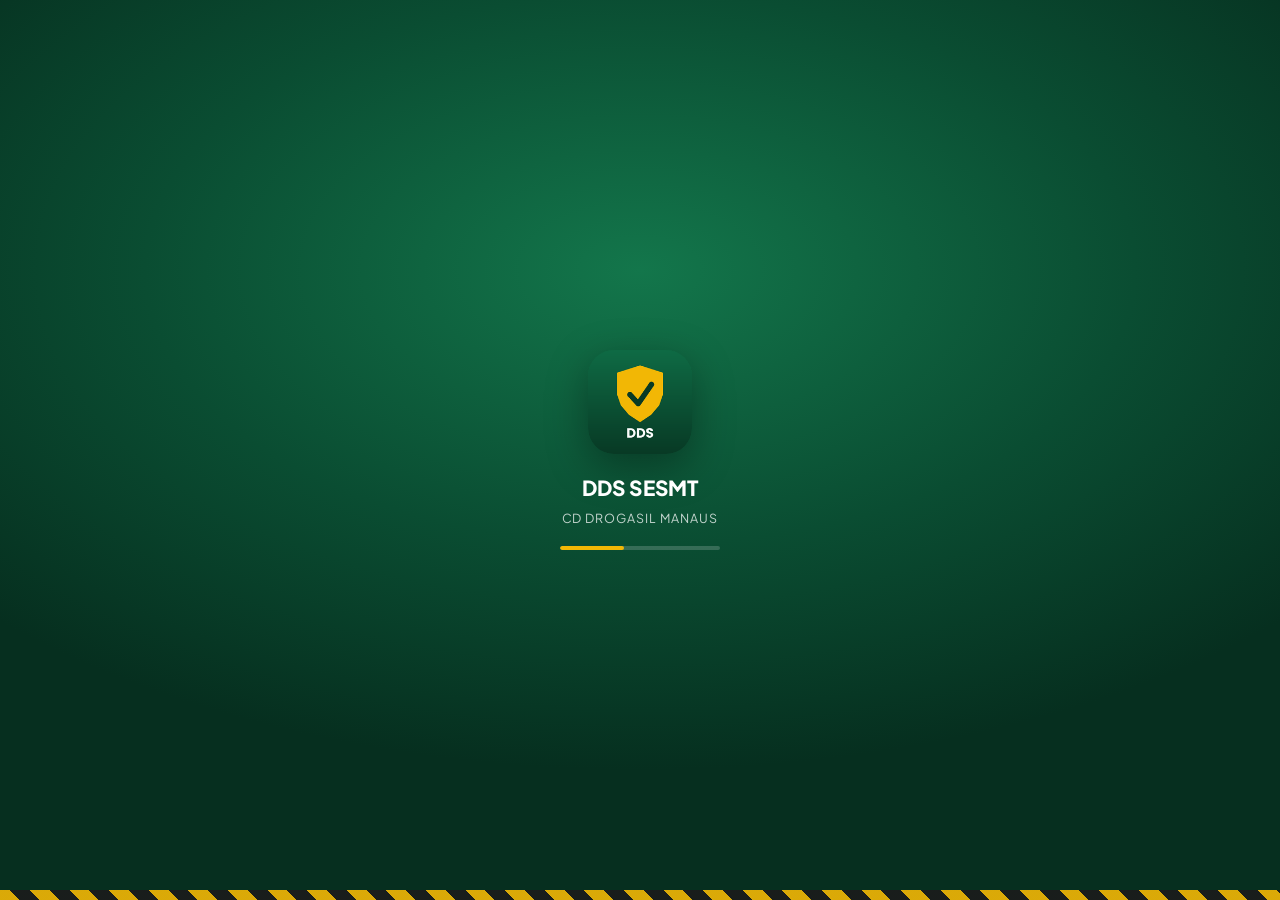
<file: index.html>
<!doctype html>
<html lang="pt-BR">
<head>
  <meta charset="utf-8" />
  <meta name="viewport" content="width=device-width, initial-scale=1, viewport-fit=cover" />
  <title>DDS SESMT · Acesso</title>
  <meta name="theme-color" content="#0a4d32" />
  <link rel="manifest" href="manifest.webmanifest" />
  <link rel="icon" type="image/png" sizes="32x32" href="assets/icons/favicon-32.png" />
  <link rel="apple-touch-icon" href="assets/icons/apple-touch-icon.png" />
  <meta name="apple-mobile-web-app-capable" content="yes" />
  <meta name="mobile-web-app-capable" content="yes" />
  <meta name="apple-mobile-web-app-status-bar-style" content="black-translucent" />
  <meta name="apple-mobile-web-app-title" content="DDS SESMT" />
  <meta name="application-name" content="DDS SESMT" />
  <meta name="format-detection" content="telephone=no" />
  <link rel="apple-touch-startup-image" href="assets/splash/splash-1170x2532.png" media="(device-width: 390px) and (device-height: 844px) and (-webkit-device-pixel-ratio: 3) and (orientation: portrait)" />
  <link rel="apple-touch-startup-image" href="assets/splash/splash-1179x2556.png" media="(device-width: 393px) and (device-height: 852px) and (-webkit-device-pixel-ratio: 3) and (orientation: portrait)" />
  <link rel="apple-touch-startup-image" href="assets/splash/splash-1290x2796.png" media="(device-width: 430px) and (device-height: 932px) and (-webkit-device-pixel-ratio: 3) and (orientation: portrait)" />
  <link rel="apple-touch-startup-image" href="assets/splash/splash-1284x2778.png" media="(device-width: 428px) and (device-height: 926px) and (-webkit-device-pixel-ratio: 3) and (orientation: portrait)" />
  <link rel="apple-touch-startup-image" href="assets/splash/splash-828x1792.png" media="(device-width: 414px) and (device-height: 896px) and (-webkit-device-pixel-ratio: 2) and (orientation: portrait)" />
  <link rel="apple-touch-startup-image" href="assets/splash/splash-750x1334.png" media="(device-width: 375px) and (device-height: 667px) and (-webkit-device-pixel-ratio: 2) and (orientation: portrait)" />
  <link rel="apple-touch-startup-image" href="assets/splash/splash-1125x2436.png" media="(device-width: 375px) and (device-height: 812px) and (-webkit-device-pixel-ratio: 3) and (orientation: portrait)" />
  <link rel="apple-touch-startup-image" href="assets/splash/splash-1640x2360.png" media="(device-width: 820px) and (device-height: 1180px) and (-webkit-device-pixel-ratio: 2) and (orientation: portrait)" />
  <link rel="apple-touch-startup-image" href="assets/splash/splash-1620x2160.png" media="(device-width: 810px) and (device-height: 1080px) and (-webkit-device-pixel-ratio: 2) and (orientation: portrait)" />
  <link rel="apple-touch-startup-image" href="assets/splash/splash-1668x2388.png" media="(device-width: 834px) and (device-height: 1194px) and (-webkit-device-pixel-ratio: 2) and (orientation: portrait)" />
  <link rel="apple-touch-startup-image" href="assets/splash/splash-2048x2732.png" media="(device-width: 1024px) and (device-height: 1366px) and (-webkit-device-pixel-ratio: 2) and (orientation: portrait)" />
  <link rel="preconnect" href="https://fonts.googleapis.com" />
  <link rel="preconnect" href="https://fonts.gstatic.com" crossorigin />
  <link href="https://fonts.googleapis.com/css2?family=Plus+Jakarta+Sans:wght@400;500;600;700;800&family=JetBrains+Mono:wght@500;800&display=swap" rel="stylesheet" />
  <link rel="stylesheet" href="assets/css/app.css" />
</head>
<body>
  <div id="splash" aria-hidden="true"><img class="sp-logo" src="assets/icons/icon-192.png" alt=""><div class="sp-title">DDS SESMT</div><div class="sp-sub">CD Drogasil Manaus</div><div class="sp-bar"><span></span></div><div class="sp-stripe"></div></div>
  <main class="login-page">
    <section class="login-hero">
      <div>
        <div class="brand"><img src="assets/icons/icon-96.png" alt="" style="width:42px;height:42px;border-radius:11px"><div>Diálogo Diário de Segurança<small>SESMT · CD Drogasil Manaus</small></div></div>
      </div>
      <div>
        <span class="tag">Segurança em primeiro lugar</span>
        <h1 style="margin-top:14px">Participe do DDS e registre sua presença em segundos.</h1>
        <p class="hide-sm">Leia o tema da semana, informe o código exibido pelo seu supervisor e assine eletronicamente. Sua assinatura fica registrada como evidência oficial do SESMT.</p>
      </div>
      <div class="hide-sm small" style="opacity:.7">Formulário de referência: FO-COR-SEG-001 · Lista de presença</div>
    </section>

    <section class="login-form-wrap">
      <div class="login-card">
        <div class="eyebrow">Acesso do colaborador</div>
        <h1>Entrar</h1>
        <p class="muted">Use sua <b>matrícula</b> como usuário e seu <b>CPF</b> como senha.</p>

        <div id="aviso"></div>

        <form id="formLogin" autocomplete="off" novalidate>
          <div class="field">
            <label for="matricula">Matrícula</label>
            <input type="text" id="matricula" inputmode="numeric" placeholder="Ex.: 347436" required autofocus />
          </div>
          <div class="field">
            <label for="cpf">CPF (senha)</label>
            <div class="row" style="flex-wrap:nowrap">
              <input type="password" id="cpf" inputmode="numeric" placeholder="000.000.000-00" required />
              <button type="button" class="btn btn-ghost" id="verCpf" aria-label="Mostrar CPF" title="Mostrar/ocultar">👁</button>
            </div>
          </div>
          <button class="btn btn-lg btn-block" id="btnEntrar" type="submit">Entrar</button>
        </form>

        <button type="button" class="btn btn-ghost btn-block" data-instalar hidden style="margin-top:12px">📲 Instalar o app no celular / tablet</button>

        <p class="hint" style="margin-top:18px">Problemas para acessar? Procure o SESMT do CD. Seus dados são usados apenas para o registro de presença nos treinamentos de segurança.</p>
      </div>
    </section>
  </main>

  <script src="assets/js/config.js"></script>
  <script src="assets/js/app.js"></script>
  <script src="assets/js/pwa.js"></script>
  <script>
    (function () {
      const { $, rpc, store, msgErro, destinoPorPerfil, mascaraCPF, comLoading } = DDS;
      const params = new URLSearchParams(location.search);
      const codigo = (params.get("codigo") || "").replace(/\D/g, "");
      const destinoFinal = (perfil) => codigo ? `colaborador.html?codigo=${codigo}` : destinoPorPerfil(perfil);

      const aviso = (txt, tipo) => { $("#aviso").innerHTML = txt ? `<div class="alert alert-${tipo || "danger"}">${DDS.esc(txt)}</div>` : ""; };
      if (params.get("expirou")) aviso("Sua sessão expirou. Entre novamente.", "warn");
      if (codigo) aviso(`Entre para assinar a presença do DDS (código ${codigo}).`, "info");

      // Já logado? segue direto
      const s = store.get();
      if (s && s.token && s.usuario) {
        rpc("me", { p_token: s.token }).then((me) => location.replace(destinoFinal(me.perfil))).catch(() => store.clear());
      }

      DDS.pronto();
      mascaraCPF($("#cpf"));
      $("#verCpf").onclick = () => { const i = $("#cpf"); i.type = i.type === "password" ? "text" : "password"; };

      $("#formLogin").addEventListener("submit", (ev) => {
        ev.preventDefault();
        const mat = $("#matricula").value.trim(), cpf = $("#cpf").value.trim();
        if (!mat || cpf.replace(/\D/g, "").length < 11) { aviso("Informe a matrícula e o CPF completo (11 dígitos)."); return; }
        comLoading($("#btnEntrar"), async () => {
          try {
            const r = await rpc("login", { p_matricula: mat, p_cpf: cpf, p_user_agent: navigator.userAgent });
            if (r.erro) { aviso(msgErro({ code: r.erro })); return; }
            store.set({ token: r.token, usuario: r.usuario });
            location.href = destinoFinal(r.usuario.perfil);
          } catch (e) { aviso(msgErro(e)); }
        });
      });
    })();
  </script>
</body>
</html>
</file>
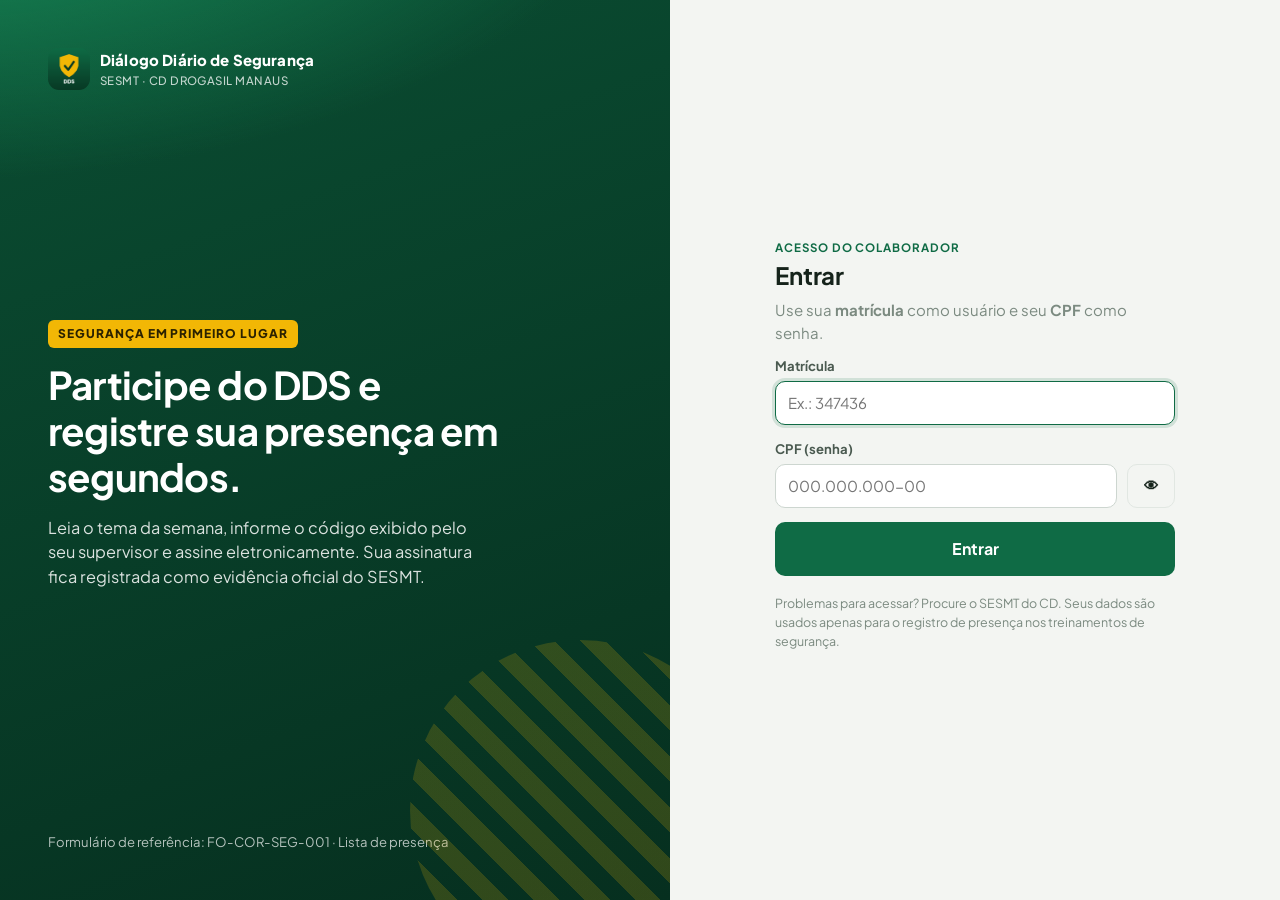
<file: colaborador.html>
<!doctype html>
<html lang="pt-BR">
<head>
  <meta charset="utf-8" />
  <meta name="viewport" content="width=device-width, initial-scale=1, viewport-fit=cover" />
  <title>DDS · Minha presença</title>
  <meta name="theme-color" content="#0a4d32" />
  <link rel="manifest" href="manifest.webmanifest" />
  <link rel="icon" type="image/png" sizes="32x32" href="assets/icons/favicon-32.png" />
  <link rel="apple-touch-icon" href="assets/icons/apple-touch-icon.png" />
  <meta name="apple-mobile-web-app-capable" content="yes" />
  <meta name="mobile-web-app-capable" content="yes" />
  <meta name="apple-mobile-web-app-status-bar-style" content="black-translucent" />
  <meta name="apple-mobile-web-app-title" content="DDS SESMT" />
  <meta name="application-name" content="DDS SESMT" />
  <meta name="format-detection" content="telephone=no" />
  <link rel="apple-touch-startup-image" href="assets/splash/splash-1170x2532.png" media="(device-width: 390px) and (device-height: 844px) and (-webkit-device-pixel-ratio: 3) and (orientation: portrait)" />
  <link rel="apple-touch-startup-image" href="assets/splash/splash-1179x2556.png" media="(device-width: 393px) and (device-height: 852px) and (-webkit-device-pixel-ratio: 3) and (orientation: portrait)" />
  <link rel="apple-touch-startup-image" href="assets/splash/splash-1290x2796.png" media="(device-width: 430px) and (device-height: 932px) and (-webkit-device-pixel-ratio: 3) and (orientation: portrait)" />
  <link rel="apple-touch-startup-image" href="assets/splash/splash-1284x2778.png" media="(device-width: 428px) and (device-height: 926px) and (-webkit-device-pixel-ratio: 3) and (orientation: portrait)" />
  <link rel="apple-touch-startup-image" href="assets/splash/splash-828x1792.png" media="(device-width: 414px) and (device-height: 896px) and (-webkit-device-pixel-ratio: 2) and (orientation: portrait)" />
  <link rel="apple-touch-startup-image" href="assets/splash/splash-750x1334.png" media="(device-width: 375px) and (device-height: 667px) and (-webkit-device-pixel-ratio: 2) and (orientation: portrait)" />
  <link rel="apple-touch-startup-image" href="assets/splash/splash-1125x2436.png" media="(device-width: 375px) and (device-height: 812px) and (-webkit-device-pixel-ratio: 3) and (orientation: portrait)" />
  <link rel="apple-touch-startup-image" href="assets/splash/splash-1640x2360.png" media="(device-width: 820px) and (device-height: 1180px) and (-webkit-device-pixel-ratio: 2) and (orientation: portrait)" />
  <link rel="apple-touch-startup-image" href="assets/splash/splash-1620x2160.png" media="(device-width: 810px) and (device-height: 1080px) and (-webkit-device-pixel-ratio: 2) and (orientation: portrait)" />
  <link rel="apple-touch-startup-image" href="assets/splash/splash-1668x2388.png" media="(device-width: 834px) and (device-height: 1194px) and (-webkit-device-pixel-ratio: 2) and (orientation: portrait)" />
  <link rel="apple-touch-startup-image" href="assets/splash/splash-2048x2732.png" media="(device-width: 1024px) and (device-height: 1366px) and (-webkit-device-pixel-ratio: 2) and (orientation: portrait)" />
  <link rel="preconnect" href="https://fonts.googleapis.com" />
  <link rel="preconnect" href="https://fonts.gstatic.com" crossorigin />
  <link href="https://fonts.googleapis.com/css2?family=Plus+Jakarta+Sans:wght@400;500;600;700;800&family=JetBrains+Mono:wght@500;800&display=swap" rel="stylesheet" />
  <link rel="stylesheet" href="assets/css/app.css" />
</head>
<body>
  <div id="splash" aria-hidden="true"><img class="sp-logo" src="assets/icons/icon-192.png" alt=""><div class="sp-title">DDS SESMT</div><div class="sp-sub">CD Drogasil Manaus</div><div class="sp-bar"><span></span></div><div class="sp-stripe"></div></div>
  <main class="container narrow">
    <div id="saudacao" class="page-head"></div>

    <!-- Assinar presença -->
    <section class="card" id="cardAssinar">
      <div class="eyebrow">Registrar presença</div>
      <h2>Digite o código do DDS</h2>
      <p class="muted small">O código de 6 dígitos é exibido pelo seu supervisor durante a reunião (ou escaneie o QR Code).</p>
      <form id="formCodigo" class="row" style="flex-wrap:nowrap">
        <input type="text" id="codigo" class="code-input" inputmode="numeric" maxlength="6" placeholder="••••••" autocomplete="one-time-code" />
        <button class="btn btn-lg" id="btnBuscar" type="submit">Abrir</button>
      </form>
    </section>

    <!-- Fluxo de assinatura -->
    <section class="card hidden" id="cardFluxo"></section>

    <!-- Tema da semana -->
    <section class="card" id="cardTema">
      <div class="eyebrow">Tema da semana</div>
      <div id="temaSemana"><div class="empty"><span class="spinner"></span></div></div>
    </section>

    <!-- Histórico -->
    <section class="card">
      <div class="card-head"><h3>Minhas participações</h3></div>
      <div id="historico"><div class="empty"><span class="spinner"></span></div></div>
    </section>
  </main>
  <footer class="foot">SESMT · CD Drogasil Manaus · Assinatura eletrônica com registro de data, hora e código de integridade</footer>

  <script src="assets/js/config.js"></script>
  <script src="assets/js/app.js"></script>
  <script src="assets/js/pwa.js"></script>
  <script src="assets/js/camera.js"></script>
  <script src="assets/js/colaborador.js"></script>
</body>
</html>
</file>
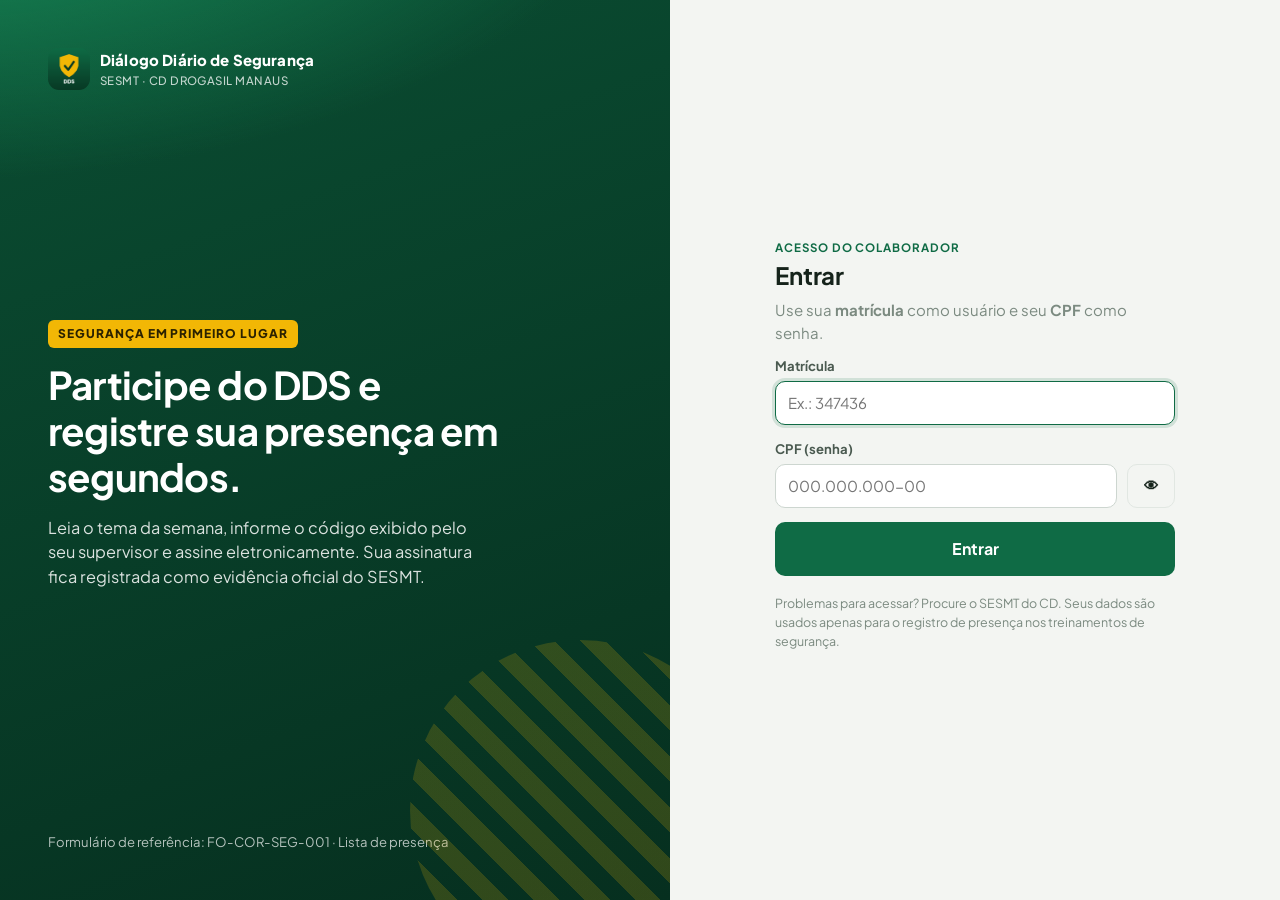
<file: evidencia.html>
<!doctype html>
<html lang="pt-BR">
<head>
  <meta charset="utf-8" />
  <meta name="viewport" content="width=device-width, initial-scale=1, viewport-fit=cover" />
  <meta name="theme-color" content="#0a4d32" />
  <link rel="manifest" href="manifest.webmanifest" />
  <link rel="icon" type="image/png" sizes="32x32" href="assets/icons/favicon-32.png" />
  <link rel="apple-touch-icon" href="assets/icons/apple-touch-icon.png" />
  <meta name="apple-mobile-web-app-capable" content="yes" />
  <meta name="mobile-web-app-capable" content="yes" />
  <meta name="apple-mobile-web-app-status-bar-style" content="black-translucent" />
  <meta name="apple-mobile-web-app-title" content="DDS SESMT" />
  <meta name="application-name" content="DDS SESMT" />
  <meta name="format-detection" content="telephone=no" />
  <link rel="apple-touch-startup-image" href="assets/splash/splash-1170x2532.png" media="(device-width: 390px) and (device-height: 844px) and (-webkit-device-pixel-ratio: 3) and (orientation: portrait)" />
  <link rel="apple-touch-startup-image" href="assets/splash/splash-1179x2556.png" media="(device-width: 393px) and (device-height: 852px) and (-webkit-device-pixel-ratio: 3) and (orientation: portrait)" />
  <link rel="apple-touch-startup-image" href="assets/splash/splash-1290x2796.png" media="(device-width: 430px) and (device-height: 932px) and (-webkit-device-pixel-ratio: 3) and (orientation: portrait)" />
  <link rel="apple-touch-startup-image" href="assets/splash/splash-1284x2778.png" media="(device-width: 428px) and (device-height: 926px) and (-webkit-device-pixel-ratio: 3) and (orientation: portrait)" />
  <link rel="apple-touch-startup-image" href="assets/splash/splash-828x1792.png" media="(device-width: 414px) and (device-height: 896px) and (-webkit-device-pixel-ratio: 2) and (orientation: portrait)" />
  <link rel="apple-touch-startup-image" href="assets/splash/splash-750x1334.png" media="(device-width: 375px) and (device-height: 667px) and (-webkit-device-pixel-ratio: 2) and (orientation: portrait)" />
  <link rel="apple-touch-startup-image" href="assets/splash/splash-1125x2436.png" media="(device-width: 375px) and (device-height: 812px) and (-webkit-device-pixel-ratio: 3) and (orientation: portrait)" />
  <link rel="apple-touch-startup-image" href="assets/splash/splash-1640x2360.png" media="(device-width: 820px) and (device-height: 1180px) and (-webkit-device-pixel-ratio: 2) and (orientation: portrait)" />
  <link rel="apple-touch-startup-image" href="assets/splash/splash-1620x2160.png" media="(device-width: 810px) and (device-height: 1080px) and (-webkit-device-pixel-ratio: 2) and (orientation: portrait)" />
  <link rel="apple-touch-startup-image" href="assets/splash/splash-1668x2388.png" media="(device-width: 834px) and (device-height: 1194px) and (-webkit-device-pixel-ratio: 2) and (orientation: portrait)" />
  <link rel="apple-touch-startup-image" href="assets/splash/splash-2048x2732.png" media="(device-width: 1024px) and (device-height: 1366px) and (-webkit-device-pixel-ratio: 2) and (orientation: portrait)" />
  <title>FO-COR-SEG-001 · Lista de presença DDS</title>
  <link rel="preconnect" href="https://fonts.googleapis.com" />
  <link href="https://fonts.googleapis.com/css2?family=Plus+Jakarta+Sans:wght@400;600;700;800&display=swap" rel="stylesheet" />
  <link rel="stylesheet" href="assets/css/app.css" />
  <style>
    body { background: #e9ece9; }
    .toolbar { position: sticky; top: 0; z-index: 5; background: #0a4d32; color: #fff; padding: 10px 16px; display: flex; gap: 10px; align-items: center; flex-wrap: wrap; }
    .toolbar .spacer { flex: 1; }
    .folha { background: #fff; width: 297mm; min-height: 210mm; margin: 16px auto; padding: 10mm; box-shadow: 0 4px 20px rgba(0,0,0,.12); color: #000; font-size: 10pt; }
    .folha + .folha { page-break-before: always; }
    table.f { width: 100%; border-collapse: collapse; }
    table.f td, table.f th { border: 1px solid #000; padding: 4px 6px; vertical-align: middle; }
    table.f th { background: #d9e8df; font-size: 8.5pt; text-transform: uppercase; }
    .cab td { font-size: 9pt; }
    .cab .tit { font-size: 13pt; font-weight: 800; text-align: center; }
    .lbl { font-size: 7.5pt; font-weight: 700; text-transform: uppercase; color: #333; display: block; }
    .sigimg { height: 34px; max-width: 160px; object-fit: contain; display: block; margin: 0 auto; }
    .lista td { height: 40px; font-size: 9pt; }
    .lista thead { display: table-header-group; }
    .lista tr { page-break-inside: avoid; }
    .conteudo { white-space: pre-wrap; font-size: 9.5pt; }
    .mono { font-size: 7.5pt; }
    .rodape { margin-top: 8px; font-size: 7.5pt; color: #444; }
    @media (max-width: 1100px) { .folha { width: auto; margin: 10px; overflow-x: auto; } }
    @page { size: A4 landscape; margin: 8mm; }
    @media print {
      body { background: #fff; }
      .toolbar { display: none; }
      .folha { box-shadow: none; margin: 0; width: auto; min-height: auto; padding: 0; }
    }
  </style>
</head>
<body>
  <div class="toolbar">
    <b>Evidência DDS · FO-COR-SEG-001</b>
    <span class="spacer"></span>
    <button class="btn btn-accent btn-sm" onclick="window.print()">Imprimir / Salvar PDF</button>
    <button class="btn btn-ghost btn-sm" style="color:#fff;border-color:rgba(255,255,255,.4)" onclick="window.close()">Fechar</button>
  </div>
  <div id="doc"><div class="empty" style="padding:60px"><span class="spinner"></span> Carregando evidência...</div></div>

  <script src="assets/js/config.js"></script>
  <script src="assets/js/app.js"></script>
  <script src="assets/js/pwa.js"></script>
  <script>
  (async function () {
    const { esc, call, fmtData, fmtDataHora, fmtHora } = DDS;
    try { await DDS.exigirSessao(["supervisor", "admin"]); } catch (e) { return; }
    const id = new URLSearchParams(location.search).get("id");
    let d;
    try { d = await call("reuniao_detalhe", { p_reuniao_id: id }); }
    catch (e) { document.getElementById("doc").innerHTML = `<div class="alert alert-danger" style="margin:30px">${esc(DDS.msgErro(e))}</div>`; return; }
    const r = d.reuniao, t = d.tema, ass = d.assinaturas;
    const tec = t.tipo === "tecnico" || t.tipo === "tecnico_comportamental" ? "X" : "&nbsp;&nbsp;";
    const comp = t.tipo === "comportamental" || t.tipo === "tecnico_comportamental" ? "X" : "&nbsp;&nbsp;";
    const ch = `${t.carga_horaria_min} min`;
    const cab = (pag) => `
      <table class="f cab"><tr>
        <td rowspan="3" style="width:16%;text-align:center"><b>SESMT</b><br><span style="font-size:8pt">${esc(CONFIG.UNIDADE)}</span></td>
        <td style="width:46%;text-align:center"><b>FORMULÁRIO</b></td>
        <td colspan="3"><span class="lbl">Código:</span>${esc(CONFIG.FORM_CODIGO)}</td></tr>
        <tr><td><span class="lbl">Título:</span></td><td><span class="lbl">Versão:</span>${esc(CONFIG.FORM_VERSAO)}</td>
          <td><span class="lbl">Data:</span>${esc(CONFIG.FORM_DATA)}</td><td><span class="lbl">Pág.:</span>${pag}</td></tr>
        <tr><td class="tit" colspan="4">LISTA DE PRESENÇA DE TREINAMENTO</td></tr>
      </table>
      <table class="f" style="margin-top:-1px"><tr>
        <td style="width:62%"><span class="lbl">Nome do treinamento realizado</span>DDS – Diálogo Diário de Segurança: <b>${esc(t.titulo)}</b></td>
        <td><span class="lbl">Tipo de treinamento</span>TÉCNICO ( ${tec} ) E/OU COMPORTAMENTAL ( ${comp} )</td></tr></table>`;

    const linhas = ass.map((a, i) => `<tr>
        <td class="center">${i + 1}</td><td>${esc(a.matricula)}</td><td>${esc(a.nome)}</td><td>${esc(a.cargo || "")}</td>
        <td>${esc(a.setor || "")}</td><td><img class="sigimg" src="${a.assinatura}" alt=""></td>
        <td class="center" style="font-size:8pt">${fmtDataHora(a.assinado_em)}</td><td class="center"><b>P</b></td></tr>`).join("");
    const vazias = Array.from({ length: Math.max(0, 3 - ass.length) }, () => `<tr><td>&nbsp;</td><td></td><td></td><td></td><td></td><td></td><td></td><td></td></tr>`).join("");

    const pag1 = `<section class="folha">${cab("1/3")}
      <table class="f lista" style="margin-top:-1px"><thead><tr>
        <th style="width:3%">Nº</th><th style="width:8%">Matrícula</th><th style="width:22%">Nome</th><th style="width:16%">Função</th>
        <th style="width:17%">Setor / Empresa</th><th style="width:16%">Assinatura</th><th style="width:12%">Data/Hora</th><th style="width:6%">Presença (P/F)</th>
      </tr></thead><tbody>${linhas}${vazias}</tbody></table>
      <table class="f" style="margin-top:8px"><thead><tr><th>Período</th><th>Data</th><th>Horário</th><th>Carga horária</th><th>Tema do treinamento</th><th>Nome do instrutor</th><th>Visto do instrutor</th></tr></thead>
        <tbody><tr><td class="center">P1</td><td class="center">${fmtData(r.data)}</td><td class="center">${fmtHora(r.horario) || "—"}</td><td class="center">${ch}</td>
        <td>${esc(t.titulo)}</td><td>${esc(r.supervisor_nome)}<br><span style="font-size:8pt">Mat. ${esc(r.supervisor_matricula)}</span></td>
        <td style="width:16%">${r.assinatura_instrutor ? `<img class="sigimg" src="${r.assinatura_instrutor}" alt="">` : '<span style="font-size:8pt">(DDS não encerrado)</span>'}</td></tr></tbody></table>
      <div class="rodape">Total de participantes: <b>${ass.length}</b> · Local: ${esc(r.local || "—")} · Código do DDS: ${esc(r.codigo)} · Assinaturas eletrônicas coletadas pelo sistema DDS SESMT.</div>
    </section>`;

    const pag2 = `<section class="folha">${cab("2/3")}
      <table class="f" style="margin-top:-1px"><tr><th colspan="4" style="text-align:left">Atividades do treinamento</th></tr>
        <tr><td colspan="2"><span class="lbl">Objetivo geral</span>${esc(t.objetivo || "—")}</td><td colspan="2"><span class="lbl">Público alvo</span>${esc(t.publico_alvo || "—")}</td></tr>
        <tr><th style="width:5%">Item</th><th style="width:22%">Treinamento realizado</th><th style="width:10%">Carga horária</th><th>Tópico ministrado, conteúdo e/ou documentação explanada</th></tr>
        <tr><td class="center">1</td><td>DDS – ${esc(t.titulo)}</td><td class="center">${ch}</td><td class="conteudo">${esc(t.conteudo)}${t.material_url ? `\n\nMaterial de apoio: ${esc(t.material_url)}` : ""}${r.observacoes ? `\n\nObservações do instrutor: ${esc(r.observacoes)}` : ""}</td></tr>
        <tr><td colspan="3" class="right"><b>VISTO DO INSTRUTOR:</b></td><td>${r.assinatura_instrutor ? `<img class="sigimg" style="margin:0" src="${r.assinatura_instrutor}" alt="">` : ""} ${esc(r.supervisor_nome)}</td></tr>
      </table></section>`;

    const pag3 = `<section class="folha">${cab("3/3")}
      <table class="f" style="margin-top:-1px"><tr><th colspan="7" style="text-align:left">Registro eletrônico de autenticidade</th></tr>
        <tr><th>Foto (assinatura secundária)</th><th>Matrícula</th><th>Nome</th><th>Data/hora (Manaus)</th><th>Método</th><th>Conferência facial</th><th>Código de integridade (SHA-256)</th></tr>
        ${ass.map((a) => `<tr><td class="center" style="width:70px">${a.foto ? `<img src="${a.foto}" alt="" style="width:52px;height:65px;object-fit:cover;border:1px solid #999">` : "—"}</td>
          <td>${esc(a.matricula)}</td><td>${esc(a.nome)}</td><td>${fmtDataHora(a.assinado_em)}</td><td>${a.metodo === "quiosque" ? "Tablet do supervisor" : "Dispositivo próprio"}</td>
          <td>${a.verificacao === "confirmada" ? "Confirmada pelo SESMT" : a.verificacao === "divergente" ? "DIVERGENTE" : "Pendente"}</td><td class="mono">${esc(a.hash)}</td></tr>`).join("")}
      </table>
      <div class="rodape">Identificador do DDS: ${esc(r.id)} · Aberto em ${fmtDataHora(r.criado_em)} · ${r.encerrada_em ? "Encerrado em " + fmtDataHora(r.encerrada_em) : "Em aberto"}<br>
      Cada colaborador autenticou-se com matrícula e CPF, foi fotografado no momento da assinatura (foto carimbada com data/hora e matrícula) e assinou manualmente na tela.
      A conferência facial é visual (comparação com a foto de referência), sem uso de inteligência artificial. Os registros são imutáveis no banco de dados.
      Documento gerado em ${fmtDataHora(new Date().toISOString())}.</div></section>`;

    document.getElementById("doc").innerHTML = pag1 + pag2 + pag3;
    document.title = `DDS ${fmtData(r.data)} - ${r.supervisor_nome} - ${t.titulo}`;
  })();
  </script>
</body>
</html>
</file>
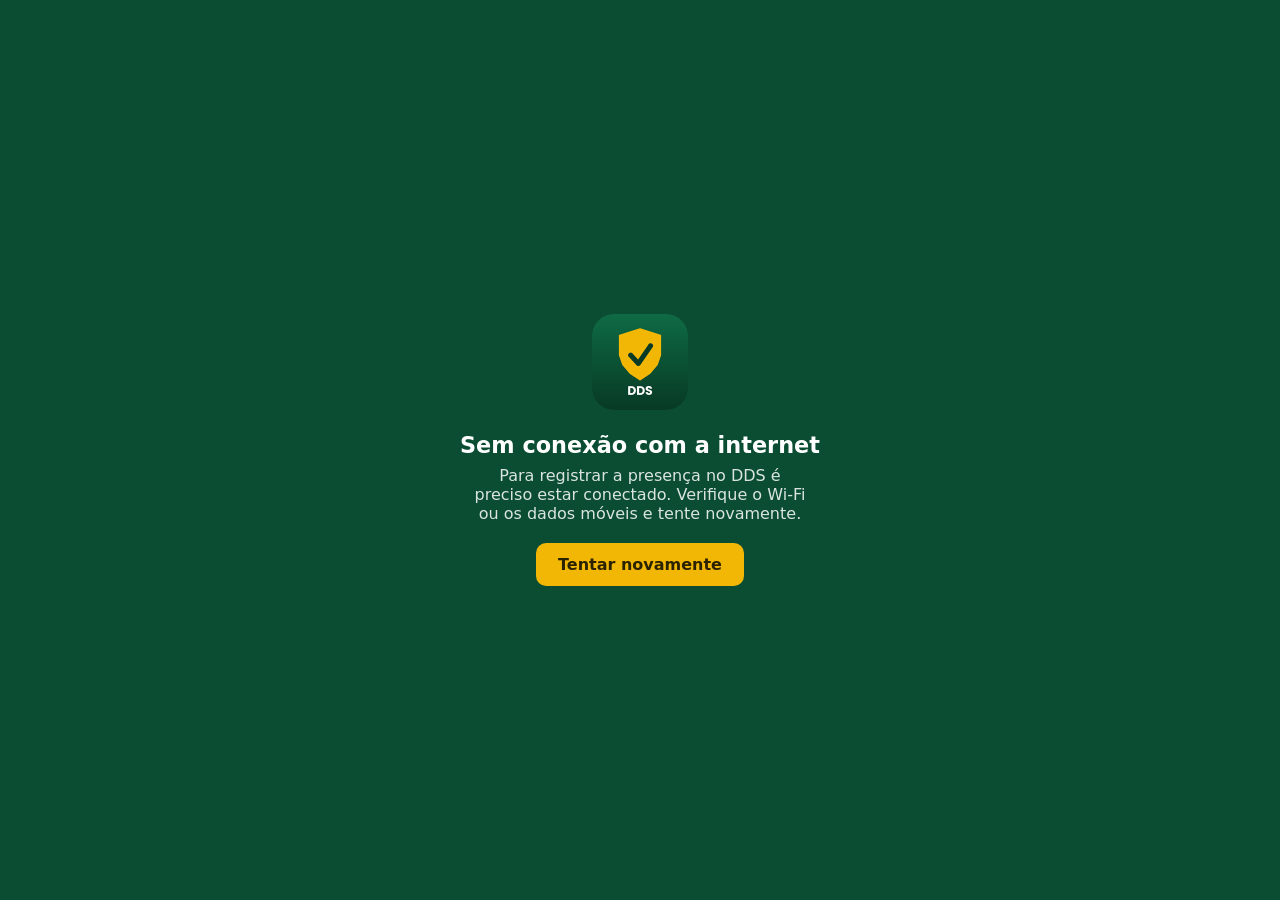
<file: offline.html>
<!doctype html>
<html lang="pt-BR">
<head>
  <meta charset="utf-8" />
  <meta name="viewport" content="width=device-width, initial-scale=1, viewport-fit=cover" />
  <meta name="theme-color" content="#0a4d32" />
  <title>DDS SESMT · Sem conexão</title>
  <style>
    :root { color-scheme: light; }
    body { margin: 0; min-height: 100vh; display: grid; place-items: center; background: #0a4d32; color: #fff; font-family: system-ui, -apple-system, "Segoe UI", sans-serif; text-align: center; padding: 24px; box-sizing: border-box; }
    img { width: 96px; height: 96px; border-radius: 22px; }
    h1 { font-size: 1.4rem; margin: 18px 0 8px; }
    p { opacity: .85; max-width: 340px; margin: 0 auto 20px; }
    button { background: #f2b705; color: #2b2200; border: 0; border-radius: 10px; padding: 12px 22px; font: inherit; font-weight: 700; cursor: pointer; }
  </style>
</head>
<body>
  <div>
    <img src="assets/icons/icon-192.png" alt="" />
    <h1>Sem conexão com a internet</h1>
    <p>Para registrar a presença no DDS é preciso estar conectado. Verifique o Wi-Fi ou os dados móveis e tente novamente.</p>
    <button onclick="location.reload()">Tentar novamente</button>
  </div>
</body>
</html>
</file>
<file: assets/css/app.css>
/* DDS SESMT - CD Manaus */
:root {
  --bg: #f3f5f2;
  --surface: #ffffff;
  --surface-2: #f8faf7;
  --ink: #15231b;
  --ink-2: #4a5a50;
  --muted: #7b8a80;
  --line: #e1e7e2;
  --brand: #0f6b45;
  --brand-ink: #ffffff;
  --brand-soft: #e3f2ea;
  --brand-dark: #0a4d32;
  --accent: #f2b705;
  --accent-soft: #fff6d6;
  --danger: #c0392b;
  --danger-soft: #fdecea;
  --warn: #b7791f;
  --warn-soft: #fff4e0;
  --ok: #18804f;
  --ok-soft: #e4f5ec;
  --info: #2563a8;
  --info-soft: #e7f0fb;
  --radius: 14px;
  --radius-sm: 9px;
  --shadow: 0 1px 2px rgba(16, 40, 28, .06), 0 6px 20px rgba(16, 40, 28, .06);
  --font: "Plus Jakarta Sans", system-ui, -apple-system, "Segoe UI", Roboto, sans-serif;
  --mono: "JetBrains Mono", ui-monospace, Consolas, monospace;
}

* { box-sizing: border-box; }
html, body { margin: 0; }
body {
  font-family: var(--font);
  background: var(--bg);
  color: var(--ink);
  font-size: 15px;
  line-height: 1.5;
  -webkit-font-smoothing: antialiased;
}
a { color: var(--brand); }
h1, h2, h3, h4 { margin: 0 0 .4em; line-height: 1.2; letter-spacing: -.01em; }
h1 { font-size: 1.5rem; }
h2 { font-size: 1.2rem; }
h3 { font-size: 1.02rem; }
p { margin: 0 0 .8em; }
small, .small { font-size: .82rem; }
.muted { color: var(--muted); }
.mono { font-family: var(--mono); font-size: .8rem; word-break: break-all; }
.hidden, [hidden] { display: none !important; }
.nowrap { white-space: nowrap; }
.pre { white-space: pre-wrap; }
.center { text-align: center; }
.right { text-align: right; }

/* ---------- Topbar ---------- */
.topbar {
  position: sticky; top: 0; z-index: 30;
  display: flex; align-items: center; gap: 14px;
  padding: 10px 20px;
  background: var(--brand-dark);
  color: #fff;
  box-shadow: 0 2px 10px rgba(0,0,0,.12);
}
.brand { display: flex; align-items: center; gap: 10px; font-weight: 800; letter-spacing: .01em; }
.brand-mark {
  width: 34px; height: 34px; border-radius: 9px; display: grid; place-items: center;
  background: var(--accent); color: var(--brand-dark); font-weight: 900; font-size: 13px;
}
.brand small { display: block; font-weight: 500; opacity: .75; font-size: .72rem; letter-spacing: .04em; text-transform: uppercase; }
.topbar .spacer { flex: 1; }
.user-chip { text-align: right; font-size: .82rem; line-height: 1.25; }
.user-chip b { display: block; font-size: .9rem; }
.topbar .btn-ghost { color: #fff; border-color: rgba(255,255,255,.3); }
.topbar .btn-ghost:hover { background: rgba(255,255,255,.1); }
.topnav { display: flex; gap: 6px; }
.topnav a { color: #d8efe3; text-decoration: none; font-size: .85rem; padding: 6px 10px; border-radius: 8px; }
.topnav a:hover { background: rgba(255,255,255,.1); color: #fff; }

/* ---------- Layout ---------- */
.container { max-width: 1180px; margin: 0 auto; padding: 22px 20px 60px; }
.container.narrow { max-width: 680px; }
.grid { display: grid; gap: 16px; }
.grid-2 { grid-template-columns: repeat(2, minmax(0, 1fr)); }
.grid-3 { grid-template-columns: repeat(3, minmax(0, 1fr)); }
.grid-4 { grid-template-columns: repeat(4, minmax(0, 1fr)); }
@media (max-width: 900px) { .grid-3, .grid-4 { grid-template-columns: repeat(2, minmax(0, 1fr)); } }
@media (max-width: 620px) { .grid-2, .grid-3 { grid-template-columns: 1fr; } .grid-4 { grid-template-columns: repeat(2, minmax(0, 1fr)); gap: 10px; } .grid-4 .kpi { padding: 12px 14px; } .grid-4 .kpi .value { font-size: 1.5rem; } }
.row { display: flex; gap: 10px; align-items: center; flex-wrap: wrap; }
.row.between { justify-content: space-between; }
.stack > * + * { margin-top: 12px; }

.card {
  background: var(--surface);
  border: 1px solid var(--line);
  border-radius: var(--radius);
  padding: 20px;
  box-shadow: var(--shadow);
  min-width: 0;
}
.card + .card { margin-top: 16px; }
.grid > .card { margin-top: 0; }
.card { scroll-margin-top: 80px; }
@media (max-width: 620px) {
  .topbar { flex-wrap: wrap; padding: 10px 14px; gap: 8px 12px; }
  .topnav { order: 5; width: 100%; overflow-x: auto; }
  .topnav a { white-space: nowrap; background: rgba(255,255,255,.08); }
  .container { padding: 16px 16px 50px; }
  .code-big { font-size: 2.2rem; }
}
.card-head { display: flex; align-items: center; justify-content: space-between; gap: 10px; margin-bottom: 14px; flex-wrap: wrap; }
.card-head h2, .card-head h3 { margin: 0; }
.eyebrow { font-size: .72rem; font-weight: 700; letter-spacing: .08em; text-transform: uppercase; color: var(--brand); margin-bottom: 4px; }

/* ---------- KPI ---------- */
.kpi { padding: 16px 18px; }
.kpi .label { font-size: .78rem; color: var(--muted); font-weight: 600; text-transform: uppercase; letter-spacing: .05em; }
.kpi .value { font-size: 1.9rem; font-weight: 800; letter-spacing: -.02em; margin-top: 2px; }
.kpi .sub { font-size: .8rem; color: var(--ink-2); }
.bar { height: 7px; background: var(--line); border-radius: 99px; overflow: hidden; margin-top: 8px; }
.bar > span { display: block; height: 100%; background: var(--brand); border-radius: 99px; }

/* ---------- Buttons / forms ---------- */
.btn {
  appearance: none; border: 1px solid transparent; border-radius: 10px;
  padding: 10px 16px; font: inherit; font-weight: 700; font-size: .9rem;
  cursor: pointer; display: inline-flex; align-items: center; justify-content: center; gap: 8px;
  background: var(--brand); color: var(--brand-ink); transition: background .15s, transform .05s;
  text-decoration: none; white-space: nowrap;
}
.btn:hover { background: var(--brand-dark); }
.btn:active { transform: translateY(1px); }
.btn:disabled { opacity: .55; cursor: not-allowed; }
.btn-ghost { background: transparent; color: var(--ink); border-color: var(--line); }
.btn-ghost:hover { background: var(--surface-2); }
.btn-accent { background: var(--accent); color: #2b2200; }
.btn-accent:hover { background: #dca600; }
.btn-danger { background: var(--danger); }
.btn-danger:hover { background: #a02f23; }
.btn-sm { padding: 6px 11px; font-size: .8rem; border-radius: 8px; }
.btn-lg { padding: 14px 20px; font-size: 1rem; }
.btn-block { width: 100%; }

label { display: block; font-size: .82rem; font-weight: 700; color: var(--ink-2); margin-bottom: 5px; }
.field { margin-bottom: 14px; }
input[type=text], input[type=password], input[type=date], input[type=time], input[type=search],
input[type=url], input[type=number], select, textarea {
  width: 100%; font: inherit; color: var(--ink);
  padding: 10px 12px; border: 1px solid #cdd6d0; border-radius: 10px; background: #fff;
  transition: border-color .15s, box-shadow .15s;
}
input:focus, select:focus, textarea:focus { outline: none; border-color: var(--brand); box-shadow: 0 0 0 3px rgba(15,107,69,.15); }
textarea { min-height: 120px; resize: vertical; }
.check { display: flex; gap: 10px; align-items: flex-start; font-weight: 500; color: var(--ink); font-size: .9rem; cursor: pointer; }
.check input { margin-top: 3px; width: 18px; height: 18px; accent-color: var(--brand); flex: none; }
.hint { font-size: .78rem; color: var(--muted); margin-top: 4px; }

/* ---------- Chips ---------- */
.chip { display: inline-flex; align-items: center; gap: 5px; padding: 3px 9px; border-radius: 99px; font-size: .74rem; font-weight: 700; white-space: nowrap; }
.chip-ok { background: var(--ok-soft); color: var(--ok); }
.chip-warn { background: var(--warn-soft); color: var(--warn); }
.chip-danger { background: var(--danger-soft); color: var(--danger); }
.chip-info { background: var(--info-soft); color: var(--info); }
.chip-muted { background: #eef1ee; color: var(--ink-2); }
.chip-brand { background: var(--brand-soft); color: var(--brand-dark); }

/* ---------- Tables ---------- */
.table-wrap { overflow-x: auto; border: 1px solid var(--line); border-radius: var(--radius-sm); }
table.tbl { width: 100%; border-collapse: collapse; font-size: .87rem; }
.tbl th { text-align: left; font-size: .72rem; text-transform: uppercase; letter-spacing: .05em; color: var(--muted); background: var(--surface-2); padding: 10px 12px; border-bottom: 1px solid var(--line); white-space: nowrap; position: sticky; top: 0; }
.tbl td { padding: 10px 12px; border-bottom: 1px solid var(--line); vertical-align: middle; }
.tbl tr:last-child td { border-bottom: 0; }
.tbl tr.clickable { cursor: pointer; }
.tbl tr.clickable:hover td { background: var(--surface-2); }
.tbl img.sig { height: 38px; max-width: 140px; object-fit: contain; }
.scroll-y { max-height: 460px; overflow-y: auto; }

/* ---------- Admin shell ---------- */
.shell { display: grid; grid-template-columns: 230px 1fr; min-height: calc(100vh - 56px); }
.sidebar { background: var(--surface); border-right: 1px solid var(--line); padding: 18px 12px; position: sticky; top: 56px; height: calc(100vh - 56px); overflow-y: auto; }
.sidebar .nav-title { font-size: .7rem; font-weight: 800; letter-spacing: .1em; color: var(--muted); text-transform: uppercase; padding: 10px 12px 6px; }
.sidebar button {
  width: 100%; text-align: left; background: none; border: 0; font: inherit; font-weight: 600; color: var(--ink-2);
  padding: 10px 12px; border-radius: 10px; cursor: pointer; display: flex; gap: 10px; align-items: center; font-size: .9rem;
}
.sidebar button:hover { background: var(--surface-2); color: var(--ink); }
.sidebar button.active { background: var(--brand-soft); color: var(--brand-dark); }
.sidebar svg { width: 18px; height: 18px; flex: none; }
.main { padding: 24px 26px 60px; min-width: 0; }
.page-head { display: flex; justify-content: space-between; align-items: flex-end; gap: 12px; flex-wrap: wrap; margin-bottom: 18px; }
.page-head h1 { margin: 0; }
@media (max-width: 860px) {
  .shell { grid-template-columns: 1fr; }
  .sidebar { position: static; height: auto; display: flex; gap: 4px; overflow-x: auto; padding: 8px; border-right: 0; border-bottom: 1px solid var(--line); }
  .sidebar .nav-title { display: none; }
  .sidebar button { width: auto; white-space: nowrap; }
  .main { padding: 18px 16px 50px; }
  .user-chip { display: none; }
}

/* ---------- Chart ---------- */
.chart-box { position: relative; height: 300px; }
.chart-box.sm { height: 240px; }

/* ---------- Login ---------- */
.login-page { min-height: 100vh; display: grid; grid-template-columns: 1.1fr 1fr; }
.login-hero {
  background: radial-gradient(1200px 600px at -10% -20%, #1c9a63 0%, transparent 60%), linear-gradient(160deg, #0a4d32, #062f1f);
  color: #fff; padding: 48px; display: flex; flex-direction: column; justify-content: space-between; position: relative; overflow: hidden;
}
.login-hero::after {
  content: ""; position: absolute; right: -80px; bottom: -80px; width: 340px; height: 340px; border-radius: 50%;
  background: repeating-linear-gradient(45deg, rgba(242,183,5,.18) 0 18px, transparent 18px 36px);
}
.login-hero h1 { font-size: 2.4rem; max-width: 460px; letter-spacing: -.02em; }
.login-hero p { max-width: 440px; opacity: .85; font-size: 1.02rem; }
.login-hero .tag { display: inline-block; background: var(--accent); color: #2b2200; font-weight: 800; font-size: .75rem; letter-spacing: .08em; text-transform: uppercase; padding: 5px 10px; border-radius: 6px; }
.login-form-wrap { display: grid; place-items: center; padding: 32px 20px; }
.login-card { width: 100%; max-width: 400px; }
@media (max-width: 860px) {
  .login-page { grid-template-columns: 1fr; }
  .login-hero { padding: calc(28px + env(safe-area-inset-top)) 22px 28px; min-height: auto; }
  .login-hero h1 { font-size: 1.6rem; }
  .login-hero .hide-sm { display: none; }
}

/* ---------- Tema ---------- */
.tema-box { background: var(--surface-2); border: 1px solid var(--line); border-left: 4px solid var(--accent); border-radius: 10px; padding: 16px 18px; white-space: pre-wrap; font-size: .95rem; }
.tema-title { font-size: 1.3rem; font-weight: 800; letter-spacing: -.01em; }

/* ---------- Código / QR ---------- */
.code-big { font-family: var(--mono); font-size: 3rem; font-weight: 800; letter-spacing: .18em; color: var(--brand-dark); text-align: center; background: var(--accent-soft); border: 2px dashed var(--accent); border-radius: 14px; padding: 10px; }
.code-input { font-family: var(--mono) !important; font-size: 1.8rem !important; letter-spacing: .3em; text-align: center; font-weight: 800; }
.qr { display: grid; place-items: center; padding: 10px; background: #fff; border-radius: 12px; border: 1px solid var(--line); }
.qr img, .qr canvas { width: 180px !important; height: 180px !important; }

/* ---------- Signature ---------- */
.sig-wrap { border: 2px dashed #b9c6bd; border-radius: 12px; background: #fff; position: relative; touch-action: none; }
.sig-wrap canvas { display: block; width: 100%; height: 200px; cursor: crosshair; border-radius: 12px; }
.sig-wrap .sig-line { position: absolute; left: 24px; right: 24px; bottom: 44px; border-bottom: 1px solid #cfd8d2; pointer-events: none; }
.sig-wrap .sig-label { position: absolute; left: 24px; bottom: 18px; font-size: .75rem; color: var(--muted); pointer-events: none; }

/* ---------- Captura facial ---------- */
.face-cap { max-width: 360px; margin: 0 auto; }
.face-stage { position: relative; aspect-ratio: 4 / 5; border-radius: 16px; overflow: hidden; background: #0d1f16; color: #e8f2ec; }
.face-stage video, .face-stage img { width: 100%; height: 100%; object-fit: cover; display: block; }
.face-stage video { transform: scaleX(-1); }
.face-guide { position: absolute; inset: 0; width: 100%; height: 100%; pointer-events: none; }
.face-tip { position: absolute; left: 0; right: 0; bottom: 10px; text-align: center; font-size: .8rem; font-weight: 700; color: #fff; text-shadow: 0 1px 3px rgba(0,0,0,.6); }
.face-empty { display: flex; flex-direction: column; align-items: center; justify-content: center; gap: 12px; text-align: center; padding: 20px; background: var(--surface-2); color: var(--ink); border: 2px dashed #b9c6bd; }
.face-empty svg { color: var(--brand); }
.face-actions { margin-top: 10px; }
.compare { display: grid; grid-template-columns: 1fr 1fr; gap: 10px; }
.compare figure { margin: 0; }
.compare img, .compare .noimg { width: 100%; aspect-ratio: 4 / 5; object-fit: cover; border-radius: 12px; border: 1px solid var(--line); background: var(--surface-2); display: grid; place-items: center; color: var(--muted); font-size: .8rem; text-align: center; }
.compare figcaption { font-size: .72rem; font-weight: 700; text-transform: uppercase; letter-spacing: .05em; color: var(--muted); margin-top: 4px; text-align: center; }
.steps { display: flex; gap: 6px; margin: 4px 0 14px; }
.steps span { flex: 1; height: 5px; border-radius: 9px; background: var(--line); }
.steps span.on { background: var(--brand); }
.thumb { width: 38px; height: 48px; object-fit: cover; border-radius: 6px; border: 1px solid var(--line); vertical-align: middle; }
.verif-grid { display: grid; grid-template-columns: repeat(auto-fill, minmax(300px, 1fr)); gap: 14px; }
.verif-card { border: 1px solid var(--line); border-radius: 14px; padding: 12px; background: var(--surface); }
.verif-card.sel { outline: 3px solid var(--brand); }

/* ---------- Modal ---------- */
.modal-back { position: fixed; inset: 0; background: rgba(10, 25, 18, .5); z-index: 100; display: grid; place-items: center; padding: 16px; animation: fade .15s; }
.modal { background: var(--surface); border-radius: 16px; width: 100%; max-width: 640px; max-height: calc(100vh - 32px); overflow: auto; box-shadow: 0 20px 60px rgba(0,0,0,.25); }
.modal.lg { max-width: 980px; }
.modal-head { display: flex; justify-content: space-between; align-items: center; padding: 16px 20px; border-bottom: 1px solid var(--line); position: sticky; top: 0; background: var(--surface); z-index: 2; }
.modal-head h3 { margin: 0; }
.modal-body { padding: 20px; }
.modal-foot { padding: 14px 20px; border-top: 1px solid var(--line); display: flex; justify-content: flex-end; gap: 10px; flex-wrap: wrap; position: sticky; bottom: 0; background: var(--surface); }
.x-btn { background: none; border: 0; font-size: 22px; cursor: pointer; color: var(--muted); line-height: 1; padding: 4px 8px; }
@keyframes fade { from { opacity: 0; } to { opacity: 1; } }

/* ---------- Toast ---------- */
#toasts { position: fixed; right: 16px; bottom: 16px; z-index: 200; display: flex; flex-direction: column; gap: 8px; max-width: calc(100vw - 32px); }
.toast { background: var(--ink); color: #fff; padding: 12px 16px; border-radius: 10px; box-shadow: var(--shadow); font-size: .9rem; animation: fade .2s; max-width: 380px; }
.toast.ok { background: var(--ok); }
.toast.err { background: var(--danger); }

/* ---------- Misc ---------- */
.empty { text-align: center; padding: 28px 12px; color: var(--muted); }
.alert { padding: 12px 14px; border-radius: 10px; font-size: .88rem; margin-bottom: 14px; }
.alert-warn { background: var(--warn-soft); color: #7a4f0b; border: 1px solid #f3d9a6; }
.alert-info { background: var(--info-soft); color: #1d4c80; border: 1px solid #c9dbf2; }
.alert-ok { background: var(--ok-soft); color: #0f5a37; border: 1px solid #bfe6d0; }
.alert-danger { background: var(--danger-soft); color: #8a271d; border: 1px solid #f3c4bf; }
.success-burst { text-align: center; padding: 20px 10px; }
.success-burst .ic { width: 72px; height: 72px; border-radius: 50%; background: var(--ok-soft); color: var(--ok); display: grid; place-items: center; margin: 0 auto 12px; font-size: 36px; }
.spinner { width: 18px; height: 18px; border: 2px solid currentColor; border-right-color: transparent; border-radius: 50%; display: inline-block; animation: spin .7s linear infinite; vertical-align: -3px; }
@keyframes spin { to { transform: rotate(360deg); } }
.tabs { display: flex; gap: 4px; border-bottom: 1px solid var(--line); margin-bottom: 16px; overflow-x: auto; }
.tabs button { background: none; border: 0; padding: 10px 14px; font: inherit; font-weight: 700; color: var(--muted); cursor: pointer; border-bottom: 2px solid transparent; white-space: nowrap; }
.tabs button.active { color: var(--brand-dark); border-color: var(--brand); }
.report-preview { border: 1px solid var(--line); border-radius: 10px; padding: 18px; background: #fff; max-height: 560px; overflow: auto; }
.dropzone { border: 2px dashed #b9c6bd; border-radius: 12px; padding: 26px; text-align: center; background: var(--surface-2); cursor: pointer; transition: background .15s, border-color .15s; }
.dropzone:hover, .dropzone.drag { background: var(--brand-soft); border-color: var(--brand); }
.diff-grid { display: grid; grid-template-columns: repeat(5, minmax(0,1fr)); gap: 10px; margin: 14px 0; }
@media (max-width: 760px) { .diff-grid { grid-template-columns: repeat(2, minmax(0,1fr)); } }
.diff-grid .kpi { border: 1px solid var(--line); border-radius: 10px; }
.diff-grid .kpi .value { font-size: 1.5rem; }
.list-plain { list-style: none; margin: 0; padding: 0; }
.list-plain li { padding: 10px 0; border-bottom: 1px solid var(--line); }
.list-plain li:last-child { border-bottom: 0; }
.setor-checks { display: grid; grid-template-columns: repeat(auto-fill, minmax(240px, 1fr)); gap: 6px 14px; }
/* ---------- Tela de carregamento (splash) ---------- */
#splash {
  position: fixed; inset: 0; z-index: 9999; display: flex; flex-direction: column; align-items: center; justify-content: center; gap: 18px;
  background: radial-gradient(900px 500px at 50% 30%, #13764b 0%, #0a4d32 55%, #062f1f 100%); color: #fff;
  transition: opacity .4s ease, visibility .4s;
}
#splash.out { opacity: 0; visibility: hidden; }
#splash .sp-logo { width: 104px; height: 104px; border-radius: 26px; box-shadow: 0 12px 40px rgba(0,0,0,.35); animation: sp-pulse 1.6s ease-in-out infinite; }
#splash .sp-title { font-weight: 800; font-size: 1.3rem; letter-spacing: .01em; }
#splash .sp-sub { font-size: .78rem; opacity: .75; letter-spacing: .08em; text-transform: uppercase; margin-top: -12px; }
#splash .sp-bar { width: 160px; height: 4px; border-radius: 9px; background: rgba(255,255,255,.18); overflow: hidden; }
#splash .sp-bar span { display: block; width: 40%; height: 100%; border-radius: 9px; background: var(--accent); animation: sp-load 1.1s ease-in-out infinite; }
#splash .sp-stripe { position: absolute; bottom: 0; left: 0; right: 0; height: 10px; background: repeating-linear-gradient(45deg, #f2b705 0 14px, #1b1b1b 14px 28px); opacity: .9; }
@keyframes sp-pulse { 0%, 100% { transform: scale(1); } 50% { transform: scale(1.06); } }
@keyframes sp-load { 0% { transform: translateX(-110%); } 100% { transform: translateX(260%); } }
@media (prefers-reduced-motion: reduce) { #splash .sp-logo, #splash .sp-bar span { animation: none; } }

#offline-bar { position: fixed; left: 0; right: 0; bottom: 0; z-index: 300; background: var(--danger); color: #fff; text-align: center; font-size: .85rem; font-weight: 700; padding: 10px 14px calc(10px + env(safe-area-inset-bottom)); }
@media (max-width: 420px) { .hide-xs { display: none; } .topbar .brand small { display: none; } .topbar .brand { font-size: .92rem; } }
.topnav:empty { display: none; }
img.brand-mark { background: none; object-fit: cover; }
.install-steps { padding-left: 20px; margin: 0; }
.install-steps li { margin-bottom: 8px; }
.kbd { display: inline-block; border: 1px solid var(--line); border-radius: 6px; padding: 0 6px; background: var(--surface-2); font-weight: 700; }

/* ---------- App instalado / celular / tablet ---------- */
.topbar { padding-top: max(10px, env(safe-area-inset-top)); padding-left: max(20px, env(safe-area-inset-left)); padding-right: max(20px, env(safe-area-inset-right)); }
body { padding-bottom: env(safe-area-inset-bottom); -webkit-tap-highlight-color: transparent; }
html.is-app body { overscroll-behavior-y: none; }
html.is-app [data-instalar] { display: none !important; }
@media (max-width: 860px), (pointer: coarse) {
  input[type=text], input[type=password], input[type=date], input[type=time], input[type=search], input[type=url], input[type=number], select, textarea { font-size: 16px; } /* evita zoom no iPhone */
  .btn { min-height: 44px; }
  .btn-sm { min-height: 36px; }
}
@media (pointer: coarse) and (min-width: 700px) {
  /* tablet do supervisor */
  .sig-wrap canvas { height: 240px; }
  .modal.lg { max-width: 1040px; }
}

footer.foot { text-align: center; color: var(--muted); font-size: .75rem; padding: 20px; }
</file>
